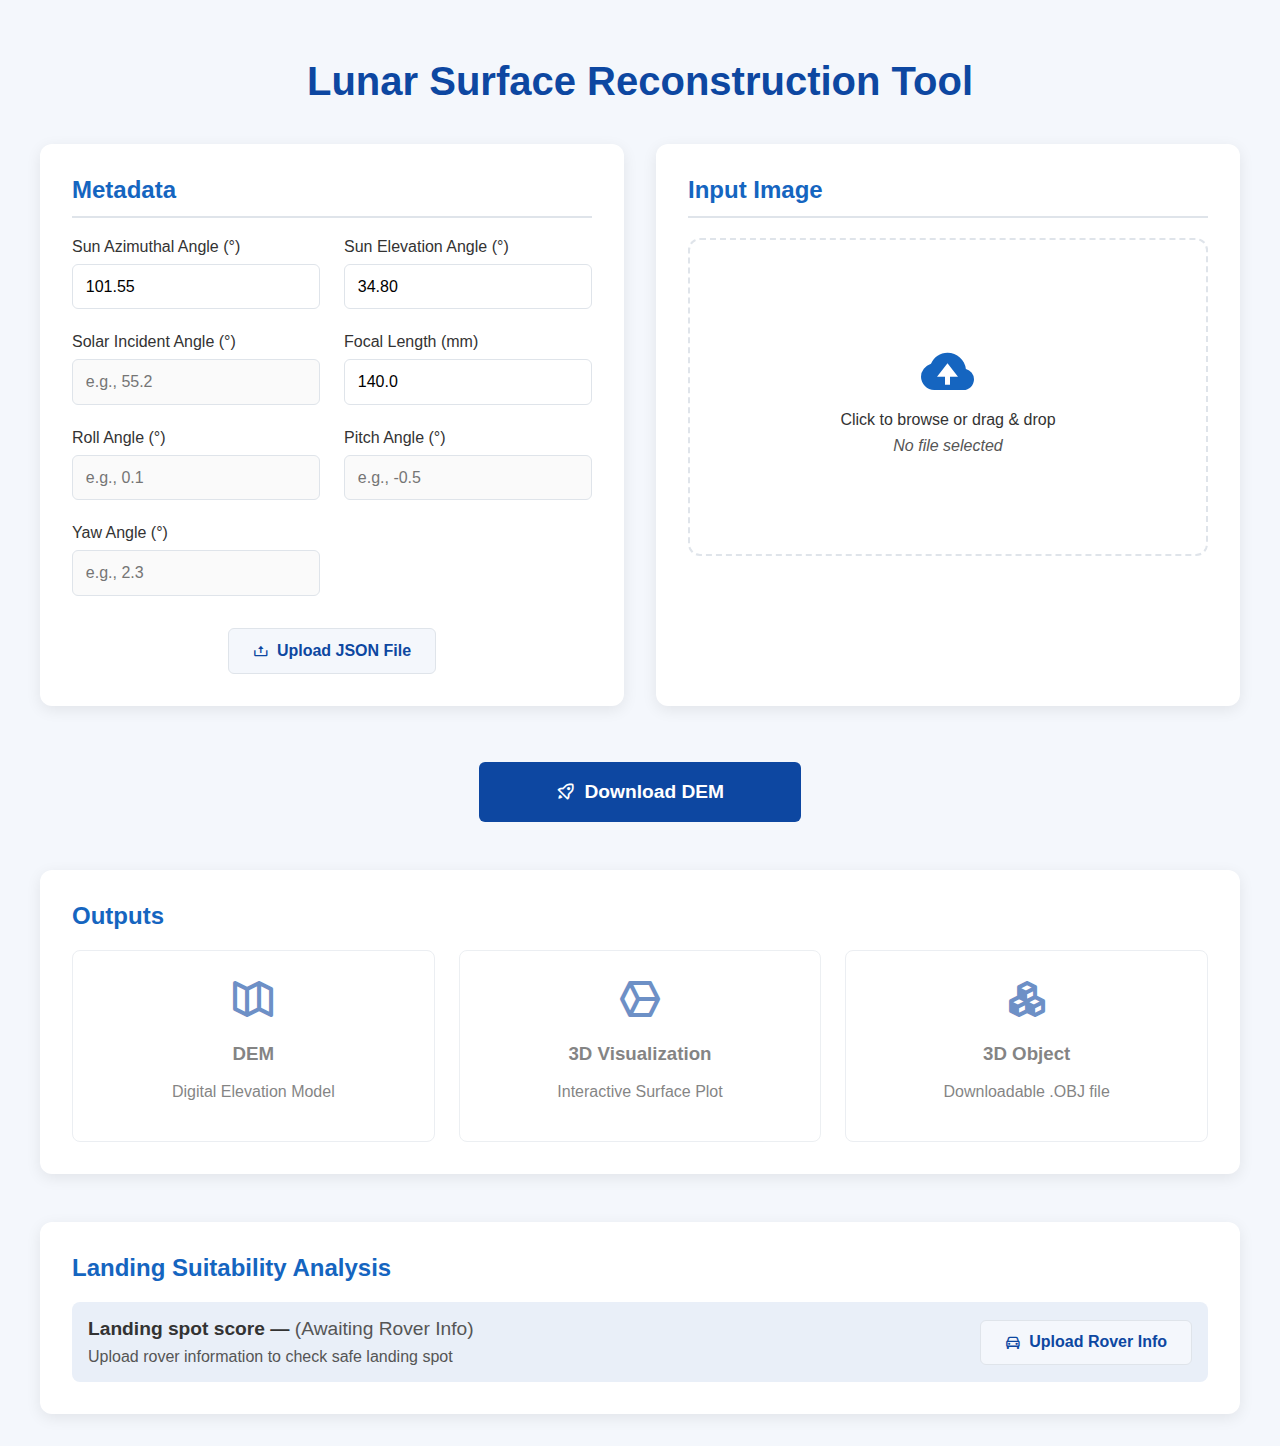
<file: templates/index.html>
<!DOCTYPE html>
<html lang="en">
<head>
    <meta charset="UTF-8">
    <meta name="viewport" content="width=device-width, initial-scale=1.0">
    <title>Photoclinometry Web Tool</title>
    <!-- Icon Library -->
    <link href='https://unpkg.com/boxicons@2.1.4/css/boxicons.min.css' rel='stylesheet'>
    <style>
        :root {
            --primary-color: #0d47a1;
            --secondary-color: #1565c0;
            --bg-color: #f4f7fc;
            --card-bg-color: #ffffff;
            --text-color: #333;
            --border-color: #dfe4ea;
            --shadow: 0 4px 15px rgba(0, 0, 0, 0.08);
        }
        body {
            font-family: -apple-system, BlinkMacSystemFont, "Segoe UI", Roboto, "Helvetica Neue", Arial, sans-serif;
            background-color: var(--bg-color);
            color: var(--text-color);
            margin: 0;
            padding: 2em;
        }
        .container {
            max-width: 1200px;
            margin: auto;
        }
        header h1 {
            text-align: center;
            font-size: 2.5em;
            color: var(--primary-color);
            margin-bottom: 1em;
        }
        form {
            width: 100%;
        }
        .main-grid {
            display: grid;
            grid-template-columns: 1fr 1fr;
            gap: 2em;
        }
        .panel {
            background-color: var(--card-bg-color);
            border-radius: 12px;
            padding: 2em;
            box-shadow: var(--shadow);
        }
        .panel h2 {
            margin-top: 0;
            color: var(--secondary-color);
            border-bottom: 2px solid var(--border-color);
            padding-bottom: 0.5em;
        }
        .form-grid {
            display: grid;
            grid-template-columns: 1fr 1fr;
            gap: 1.5em;
        }
        .form-group {
            display: flex;
            flex-direction: column;
        }
        .form-group label {
            margin-bottom: 0.5em;
            font-weight: 500;
        }
        .form-group input[type="number"] {
            padding: 0.8em;
            border: 1px solid var(--border-color);
            border-radius: 6px;
            font-size: 1em;
            transition: border-color 0.3s, box-shadow 0.3s;
        }
        .form-group input:focus {
            outline: none;
            border-color: var(--primary-color);
            box-shadow: 0 0 0 3px rgba(13, 71, 161, 0.1);
        }
        .btn {
            padding: 0.8em 1.5em;
            border: none;
            border-radius: 6px;
            font-size: 1em;
            font-weight: 600;
            cursor: pointer;
            transition: all 0.3s ease;
            display: inline-flex;
            align-items: center;
            justify-content: center;
            gap: 0.5em;
        }
        .btn-primary {
            background-color: var(--primary-color);
            color: white;
        }
        .btn-primary:hover {
            background-color: #0a3a82;
            transform: translateY(-2px);
            box-shadow: 0 6px 20px rgba(13, 71, 161, 0.2);
        }
        .btn-secondary {
            background-color: var(--bg-color);
            color: var(--primary-color);
            border: 1px solid var(--border-color);
        }
        .btn-secondary:hover {
            background-color: #e9eff8;
        }
        .upload-area {
            display: flex;
            flex-direction: column;
            align-items: center;
            justify-content: center;
            border: 2px dashed var(--border-color);
            border-radius: 12px;
            min-height: 250px;
            text-align: center;
            padding: 2em;
            cursor: pointer;
            transition: border-color 0.3s, background-color 0.3s;
        }
        .upload-area:hover {
            border-color: var(--primary-color);
            background-color: #fafdff;
        }
        .upload-area .bx {
            font-size: 4em;
            color: var(--secondary-color);
        }
        .upload-area p {
            margin: 0.5em 0;
            font-weight: 500;
        }
        .full-width-btn-container {
            grid-column: 1 / -1;
            text-align: center;
            margin-top: 1.5em;
        }
        .section {
            margin-top: 3em;
            background-color: var(--card-bg-color);
            border-radius: 12px;
            padding: 2em;
            box-shadow: var(--shadow);
        }
        .section h2 { margin-top: 0; color: var(--secondary-color); }
        .output-grid {
            display: grid;
            grid-template-columns: repeat(auto-fit, minmax(200px, 1fr));
            gap: 1.5em;
        }
        .output-card {
            border: 1px solid var(--border-color);
            border-radius: 8px;
            padding: 1.5em;
            text-align: center;
            cursor: not-allowed;
            opacity: 0.6;
        }
        .output-card .bx { font-size: 3em; color: var(--primary-color); }
        .landing-spot {
            display: flex;
            justify-content: space-between;
            align-items: center;
            padding: 1em;
            background-color: #e9eff8;
            border-radius: 8px;
        }
        input[type="file"] { display: none; }
        @media (max-width: 900px) {
            .main-grid, .form-grid { grid-template-columns: 1fr; }
        }
    </style>
</head>
<body>
<div class="container">
    <header><h1>Lunar Surface Reconstruction Tool</h1></header>

    <form action="{{ url_for('run_sfs') }}" method="post" enctype="multipart/form-data" id="sfs-form">
        <div class="main-grid">
            <div class="panel">
                <h2>Metadata</h2>
                <div class="form-grid">
                    <div class="form-group"><label for="sun_azimuth_deg">Sun Azimuthal Angle (°)</label><input type="number" step="any" id="sun_azimuth_deg" name="sun_azimuth_deg" value="101.55" required></div>
                    <div class="form-group"><label for="sun_elevation_deg">Sun Elevation Angle (°)</label><input type="number" step="any" id="sun_elevation_deg" name="sun_elevation_deg" value="34.80" required></div>
                    <div class="form-group"><label for="solar_incident_angle">Solar Incident Angle (°)</label><input type="number" step="any" id="solar_incident_angle" name="solar_incident_angle" placeholder="e.g., 55.2" disabled></div>
                    <div class="form-group"><label for="focal_length_mm">Focal Length (mm)</label><input type="number" step="any" id="focal_length_mm" name="focal_length_mm" value="140.0" required></div>
                    <div class="form-group"><label for="roll_angle">Roll Angle (°)</label><input type="number" step="any" id="roll_angle" name="roll_angle" placeholder="e.g., 0.1" disabled></div>
                    <div class="form-group"><label for="pitch_angle">Pitch Angle (°)</label><input type="number" step="any" id="pitch_angle" name="pitch_angle" placeholder="e.g., -0.5" disabled></div>
                    <div class="form-group"><label for="yaw_angle">Yaw Angle (°)</label><input type="number" step="any" id="yaw_angle" name="yaw_angle" placeholder="e.g., 2.3" disabled></div>
                </div>
                <div style="margin-top: 2em; text-align: center;">
                    <label for="json_upload" class="btn btn-secondary"><i class='bx bx-upload'></i> Upload JSON File</label>
                    <input type="file" id="json_upload" name="json_file" accept=".json">
                </div>
            </div>

            <div class="panel">
                <h2>Input Image</h2>
                <label for="image_file" class="upload-area">
                    <i class='bx bxs-cloud-upload'></i>
                    <p>Click to browse or drag & drop</p>
                    <span id="file-name-display" style="font-style: italic; color: #555;">No file selected</span>
                </label>
                <input type="file" id="image_file" name="image_file" accept="image/*" required>
            </div>
            
            <div class="full-width-btn-container">
                 <button type="submit" class="btn btn-primary" style="padding: 1em 4em; font-size: 1.2em;"><i class='bx bx-rocket'></i> Download DEM</button>
            </div>
        </div>
    </form>

    <div class="section">
        <h2>Outputs</h2>
        <div class="output-grid">
            <div class="output-card"><i class='bx bx-map-alt'></i><h3>DEM</h3><p>Digital Elevation Model</p></div>
            <div class="output-card"><i class='bx bx-cube-alt'></i><h3>3D Visualization</h3><p>Interactive Surface Plot</p></div>
            <div class="output-card"><i class='bx bxs-component'></i><h3>3D Object</h3><p>Downloadable .OBJ file</p></div>
        </div>
    </div>
    
    <div class="section">
        <h2>Landing Suitability Analysis</h2>
        <div class="landing-spot">
            <div>
                <p style="margin: 0; font-size: 1.2em;"><strong>Landing spot score —</strong> <span style="color: #555;">(Awaiting Rover Info)</span></p>
                <p style="margin: 0.5em 0 0 0; color: #555;">Upload rover information to check safe landing spot</p>
            </div>
            <label for="rover_info" class="btn btn-secondary"><i class='bx bx-car'></i> Upload Rover Info</label>
            <input type="file" id="rover_info" name="rover_info" accept=".json">
        </div>
    </div>
</div>
<script>
    const imageUpload = document.getElementById('image_file');
    const fileNameDisplay = document.getElementById('file-name-display');
    imageUpload.onchange = () => {
        if (imageUpload.files.length > 0) {
            fileNameDisplay.textContent = imageUpload.files[0].name;
        } else {
            fileNameDisplay.textContent = 'No file selected';
        }
    };
</script>
</body>
</html>
</file>
